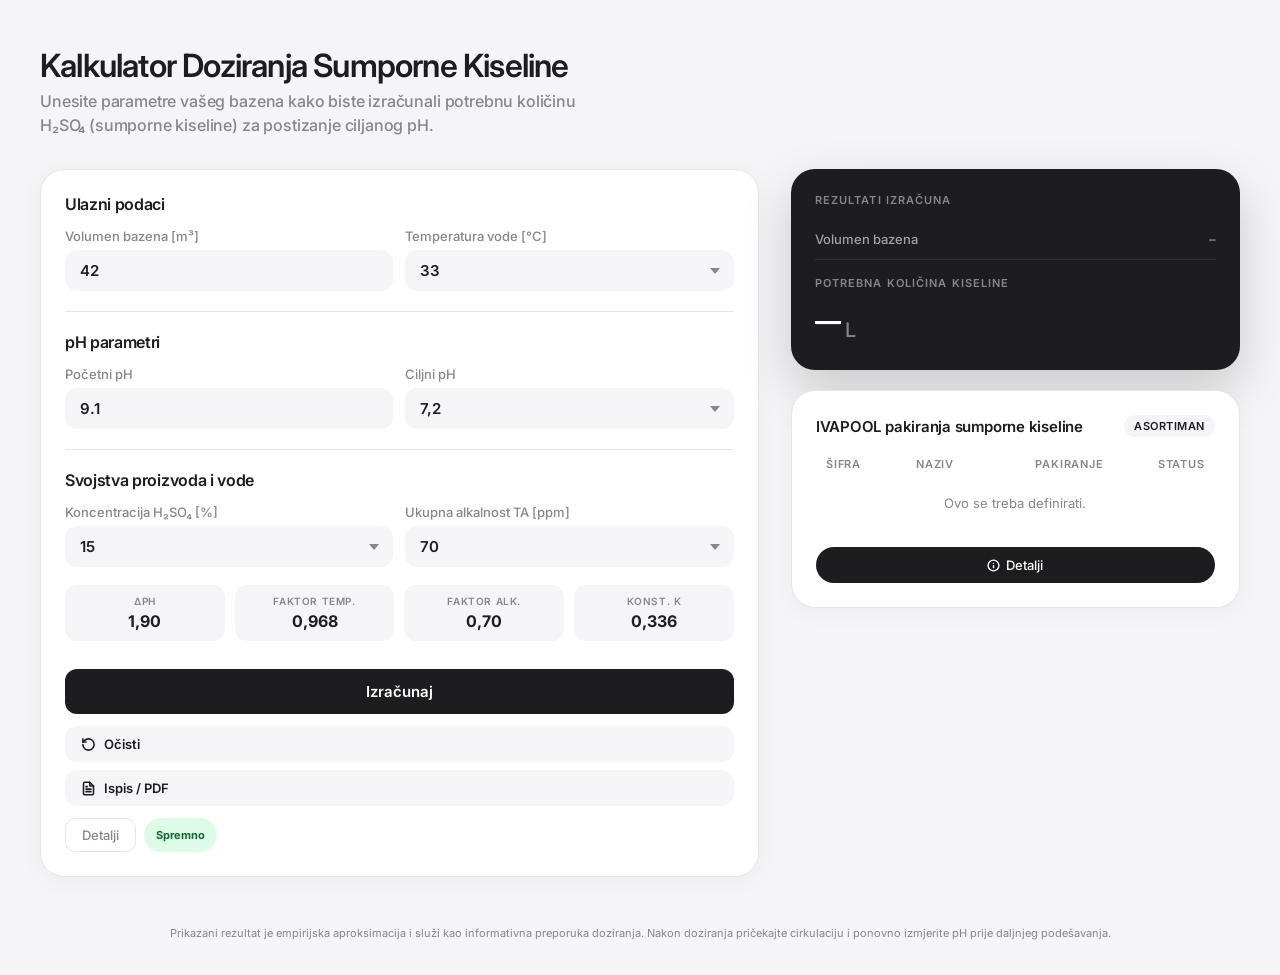
<file: index.html>
<!DOCTYPE html>
<html lang="hr">
<head>
  <meta charset="UTF-8" />
  <meta name="viewport" content="width=device-width, initial-scale=1.0" />
  <title>IVAPOOL Kalkulator Doziranja Sumporne Kiseline</title>
  <link rel="preconnect" href="https://fonts.googleapis.com" />
  <link rel="preconnect" href="https://fonts.gstatic.com" crossorigin />
  <link href="https://fonts.googleapis.com/css2?family=Inter:wght@300;400;500;600;700;800;900&display=swap" rel="stylesheet" />
  <link rel="manifest" href="/manifest.json" />
  <meta name="theme-color" content="#1D1D1F" />
  <meta name="apple-mobile-web-app-capable" content="yes" />
  <meta name="apple-mobile-web-app-status-bar-style" content="black-translucent" />
  <meta name="apple-mobile-web-app-title" content="IVAPOOL" />
  <link rel="stylesheet" href="h2so4.css" />
</head>
<body>
 
<!-- ── MAIN ── -->
<div class="page-header-wrap">
  <div class="page-header">
    <h1>Kalkulator Doziranja Sumporne Kiseline</h1>
    <p>Unesite parametre vašeg bazena kako biste izračunali potrebnu količinu H₂SO₄ (sumporne kiseline) za postizanje ciljanog pH.</p>
  </div>
</div>
<main>
  <!-- ── LEFT COLUMN ── -->
  <div class="left-col">
    <div class="card">
      <div style="display:flex;flex-direction:column;gap:20px;">
 
        <!-- Ulazni podaci -->
        <section class="section">
          <h2>Ulazni podaci</h2>
          <div class="field-grid cols-2">
            <div class="field">
              <label for="volumenBazena">Volumen bazena [m³]</label>
              <input id="volumenBazena" type="number" step="0.1" value="42" />
            </div>
            <div class="field">
              <label for="temperaturaVode">Temperatura vode [°C]</label>
              <div class="select-wrap">
                <select id="temperaturaVode"></select>
              </div>
            </div>
          </div>
        </section>
 
        <hr class="section-divider" />
 
        <!-- pH parametri -->
        <section class="section">
          <h2>pH parametri</h2>
          <div class="field-grid cols-2">
            <div class="field">
              <label for="pocetniPh">Početni pH</label>
              <input id="pocetniPh" type="number" step="0.1" value="9.1" />
            </div>
            <div class="field">
              <label for="ciljniPh">Ciljni pH</label>
              <div class="select-wrap">
                <select id="ciljniPh"></select>
              </div>
            </div>
          </div>
        </section>
 
        <hr class="section-divider" />
 
        <!-- Svojstva proizvoda i vode -->
        <section class="section">
          <h2>Svojstva proizvoda i vode</h2>
          <div class="field-grid cols-2">
            <div class="field">
              <label for="koncentracija">Koncentracija H₂SO₄ [%]</label>
              <div class="select-wrap">
                <select id="koncentracija"></select>
              </div>
            </div>
            <div class="field">
              <label for="alkalnostTA">Ukupna alkalnost TA [ppm]</label>
              <div class="select-wrap">
                <select id="alkalnostTA"></select>
              </div>
            </div>
          </div>
 
          <div class="factor-grid">
            <div class="factor-chip">
              <div class="fc-label">ΔpH</div>
              <div class="fc-value" id="chipDeltaPh">1,90</div>
            </div>
            <div class="factor-chip">
              <div class="fc-label">Faktor temp.</div>
              <div class="fc-value" id="chipFt">0,97</div>
            </div>
            <div class="factor-chip">
              <div class="fc-label">Faktor alk.</div>
              <div class="fc-value" id="chipFta">0,70</div>
            </div>
            <div class="factor-chip">
              <div class="fc-label">Konst. K</div>
              <div class="fc-value" id="chipK">0,336</div>
            </div>
          </div>
 
        </section>
 
        <!-- Actions -->
        <div class="actions">
          <button class="btn-calc" onclick="izracunaj()">Izračunaj</button>
          <div class="secondary-actions">
            <button class="btn-secondary-action" onclick="ocistiSve()">
              <svg xmlns="http://www.w3.org/2000/svg" width="15" height="15" viewBox="0 0 24 24" fill="none" stroke="currentColor" stroke-width="2.5" stroke-linecap="round" stroke-linejoin="round"><path d="M3 12a9 9 0 1 0 9-9a9.75 9.75 0 0 0-6.74 2.74L3 8"/><path d="M3 3v5h5"/></svg>
              Očisti
            </button>
            <button class="btn-secondary-action" onclick="window.print()">
              <svg xmlns="http://www.w3.org/2000/svg" width="15" height="15" viewBox="0 0 24 24" fill="none" stroke="currentColor" stroke-width="2.5" stroke-linecap="round" stroke-linejoin="round"><path d="M6 22a2 2 0 0 1-2-2V4a2 2 0 0 1 2-2h8l6 6v12a2 2 0 0 1-2 2z"/><path d="M14 2v6h6M10 9H8m8 4H8m8 4H8"/></svg>
              Ispis / PDF
            </button>
          </div>
          <div style="display:flex;gap:8px;flex-wrap:wrap;">
            <button class="btn-toggle" onclick="toggleDetalji()">Detalji</button>
            <span class="badge" id="statusBadge">Spremno</span>
          </div>
        </div>
 
      </div>
    </div>
 
    <!-- Hidden: Napomena / Formula -->
    <div class="hidden" id="detailsNapomena">
      <div class="card">
        <div class="section">
          <h2>Napomena o proračunu</h2>
          <div class="info-box" style="align-items:flex-start;flex-direction:column;gap:12px;">
            <strong>Formula doziranja sumporne kiseline</strong>
            <span>V<sub>kiselina</sub> [L] = K × V<sub>b</sub> × ΔpH × f<sub>t</sub> × f<sub>TA</sub></span>
          </div>
          <div class="formula-box" id="formulaBox">Formula će biti prikazana nakon izračuna.</div>
        </div>
      </div>
    </div>
 
  </div>
 
  <!-- ── RIGHT COLUMN ── -->
  <div class="right-col">
 
    <!-- Results dark card -->
    <div class="dark-card">
      <div class="results-label">Rezultati izračuna</div>
 
      <div class="result-row">
        <span class="rk">Volumen bazena</span>
        <span class="rv" id="mVolumen">–</span>
      </div>
      <div class="big-power">
        <div class="power-label">Potrebna količina kiseline</div>
        <div class="power-value">
          <span class="power-number" id="mLitri">–</span>
          <span class="power-unit">L</span>
        </div>
      </div>
    </div>
 
    <!-- Catalog card -->
    <div class="card catalog-card">
      <div class="catalog-header">
        <h3>IVAPOOL pakiranja sumporne kiseline</h3>
        <span class="catalog-badge">Asortiman</span>
      </div>
      <div class="catalog-cols">
        <span>Šifra</span>
        <span>Naziv</span>
        <span style="text-align:right">Pakiranje</span>
        <span style="text-align:right">Status</span>
      </div>
      <div id="catalogBody"></div>
      <div class="catalog-actions">
        <button class="btn-catalog-action" onclick="toggleDetalji()">
          <svg xmlns="http://www.w3.org/2000/svg" width="13" height="13" viewBox="0 0 24 24" fill="none" stroke="currentColor" stroke-width="2.5" stroke-linecap="round" stroke-linejoin="round"><circle cx="12" cy="12" r="10"/><path d="M12 16v-4m0-4h.01"/></svg>
          Detalji
        </button>
      </div>
    </div>
 
    <!-- Hidden: Detaljna tablica -->
    <div class="hidden" id="detailsTablica">
      <div class="card">
        <h2 style="font-size:15px;font-weight:600;margin-bottom:16px;">Detaljna tablica izračuna</h2>
        <div class="table-wrap">
          <table id="rezultatTablica">
            <thead><tr><th>Stavka</th><th>Vrijednost</th></tr></thead>
            <tbody></tbody>
          </table>
        </div>
      </div>
    </div>
 
  </div>
</main>
 
<script src="h2so4.js"></script>
<footer class="disclaimer">
  Prikazani rezultat je empirijska aproksimacija i služi kao informativna preporuka doziranja. Nakon doziranja pričekajte cirkulaciju i ponovno izmjerite pH prije daljnjeg podešavanja.
</footer>
</body>
</html>
</file>
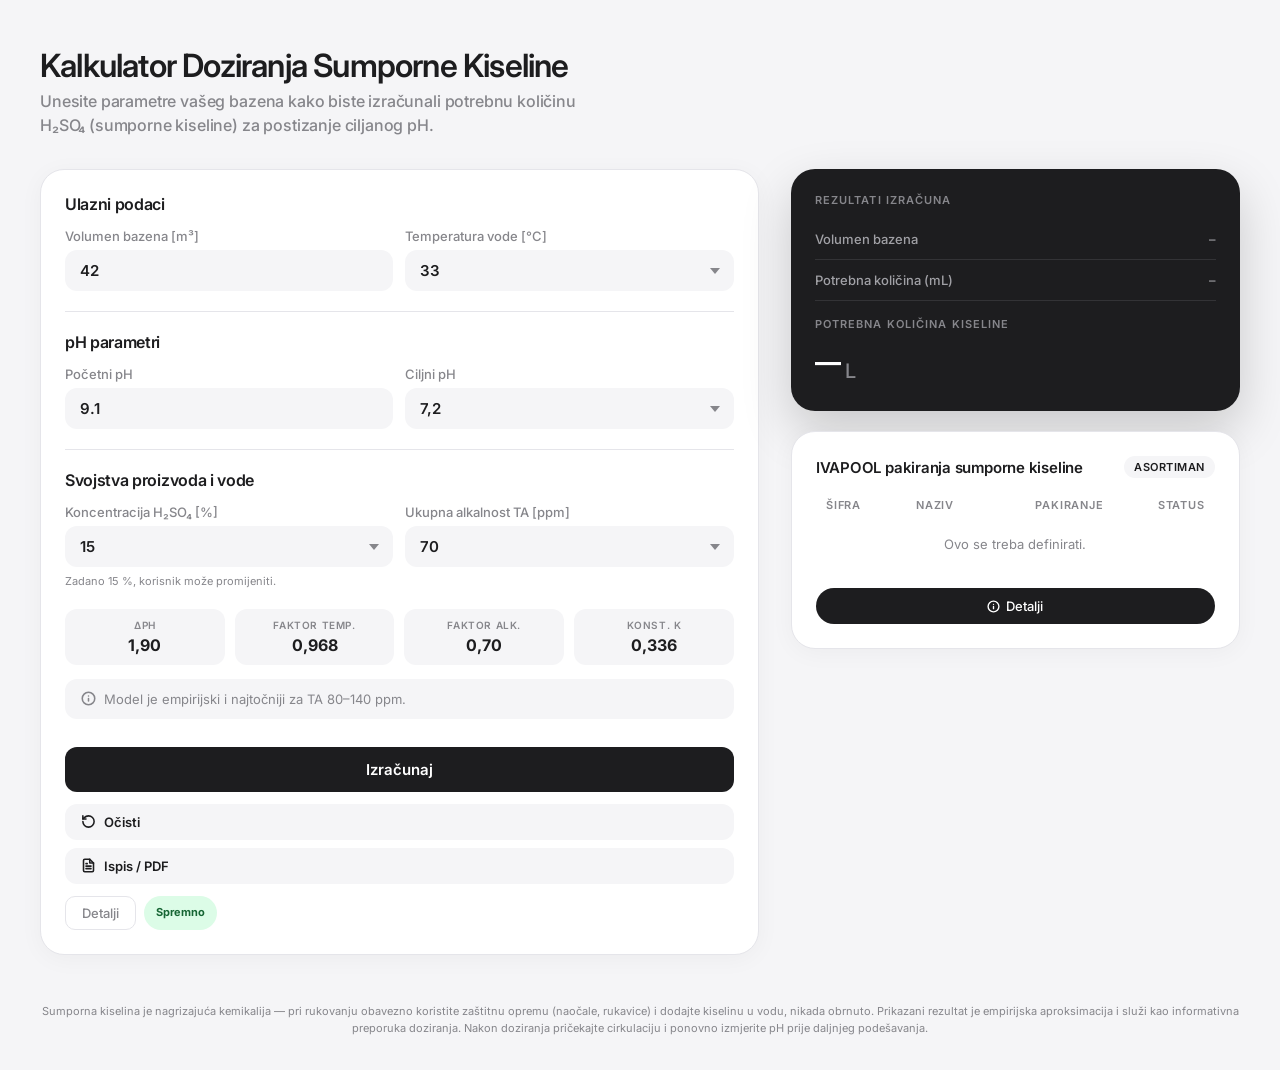
<file: h2so4.html>
<!DOCTYPE html>
<html lang="hr">
<head>
  <meta charset="UTF-8" />
  <meta name="viewport" content="width=device-width, initial-scale=1.0" />
  <title>IVAPOOL Kalkulator Doziranja Sumporne Kiseline</title>
  <link rel="preconnect" href="https://fonts.googleapis.com" />
  <link rel="preconnect" href="https://fonts.gstatic.com" crossorigin />
  <link href="https://fonts.googleapis.com/css2?family=Inter:wght@300;400;500;600;700;800;900&display=swap" rel="stylesheet" />
  <link rel="manifest" href="/manifest.json" />
  <meta name="theme-color" content="#1D1D1F" />
  <meta name="apple-mobile-web-app-capable" content="yes" />
  <meta name="apple-mobile-web-app-status-bar-style" content="black-translucent" />
  <meta name="apple-mobile-web-app-title" content="IVAPOOL" />
  <link rel="stylesheet" href="h2so4.css" />
</head>
<body>

<!-- ── MAIN ── -->
<div class="page-header-wrap">
  <div class="page-header">
    <h1>Kalkulator Doziranja Sumporne Kiseline</h1>
    <p>Unesite parametre vašeg bazena kako biste izračunali potrebnu količinu H₂SO₄ (sumporne kiseline) za postizanje ciljanog pH.</p>
  </div>
</div>
<main>
  <!-- ── LEFT COLUMN ── -->
  <div class="left-col">
    <div class="card">
      <div style="display:flex;flex-direction:column;gap:20px;">

        <!-- Ulazni podaci -->
        <section class="section">
          <h2>Ulazni podaci</h2>
          <div class="field-grid cols-2">
            <div class="field">
              <label for="volumenBazena">Volumen bazena [m³]</label>
              <input id="volumenBazena" type="number" step="0.1" value="42" />
            </div>
            <div class="field">
              <label for="temperaturaVode">Temperatura vode [°C]</label>
              <div class="select-wrap">
                <select id="temperaturaVode"></select>
              </div>
            </div>
          </div>
        </section>

        <hr class="section-divider" />

        <!-- pH parametri -->
        <section class="section">
          <h2>pH parametri</h2>
          <div class="field-grid cols-2">
            <div class="field">
              <label for="pocetniPh">Početni pH</label>
              <input id="pocetniPh" type="number" step="0.1" value="9.1" />
            </div>
            <div class="field">
              <label for="ciljniPh">Ciljni pH</label>
              <div class="select-wrap">
                <select id="ciljniPh"></select>
              </div>
            </div>
          </div>
        </section>

        <hr class="section-divider" />

        <!-- Svojstva proizvoda i vode -->
        <section class="section">
          <h2>Svojstva proizvoda i vode</h2>
          <div class="field-grid cols-2">
            <div class="field">
              <label for="koncentracija">Koncentracija H₂SO₄ [%]</label>
              <div class="select-wrap">
                <select id="koncentracija"></select>
              </div>
              <span class="hint">Zadano 15 %, korisnik može promijeniti.</span>
            </div>
            <div class="field">
              <label for="alkalnostTA">Ukupna alkalnost TA [ppm]</label>
              <div class="select-wrap">
                <select id="alkalnostTA"></select>
              </div>
            </div>
          </div>

          <div class="factor-grid">
            <div class="factor-chip">
              <div class="fc-label">ΔpH</div>
              <div class="fc-value" id="chipDeltaPh">1,90</div>
            </div>
            <div class="factor-chip">
              <div class="fc-label">Faktor temp.</div>
              <div class="fc-value" id="chipFt">0,97</div>
            </div>
            <div class="factor-chip">
              <div class="fc-label">Faktor alk.</div>
              <div class="fc-value" id="chipFta">0,70</div>
            </div>
            <div class="factor-chip">
              <div class="fc-label">Konst. K</div>
              <div class="fc-value" id="chipK">0,336</div>
            </div>
          </div>

          <div class="info-box">
            <svg xmlns="http://www.w3.org/2000/svg" width="15" height="15" viewBox="0 0 24 24" fill="none" stroke="currentColor" stroke-width="2.5" stroke-linecap="round" stroke-linejoin="round">
              <circle cx="12" cy="12" r="10"/><path d="M12 16v-4m0-4h.01"/>
            </svg>
            <span>Model je empirijski i najtočniji za TA 80–140 ppm.</span>
          </div>
        </section>

        <!-- Actions -->
        <div class="actions">
          <button class="btn-calc" onclick="izracunaj()">Izračunaj</button>
          <div class="secondary-actions">
            <button class="btn-secondary-action" onclick="ocistiSve()">
              <svg xmlns="http://www.w3.org/2000/svg" width="15" height="15" viewBox="0 0 24 24" fill="none" stroke="currentColor" stroke-width="2.5" stroke-linecap="round" stroke-linejoin="round"><path d="M3 12a9 9 0 1 0 9-9a9.75 9.75 0 0 0-6.74 2.74L3 8"/><path d="M3 3v5h5"/></svg>
              Očisti
            </button>
            <button class="btn-secondary-action" onclick="window.print()">
              <svg xmlns="http://www.w3.org/2000/svg" width="15" height="15" viewBox="0 0 24 24" fill="none" stroke="currentColor" stroke-width="2.5" stroke-linecap="round" stroke-linejoin="round"><path d="M6 22a2 2 0 0 1-2-2V4a2 2 0 0 1 2-2h8l6 6v12a2 2 0 0 1-2 2z"/><path d="M14 2v6h6M10 9H8m8 4H8m8 4H8"/></svg>
              Ispis / PDF
            </button>
          </div>
          <div style="display:flex;gap:8px;flex-wrap:wrap;">
            <button class="btn-toggle" onclick="toggleDetalji()">Detalji</button>
            <span class="badge" id="statusBadge">Spremno</span>
          </div>
        </div>

      </div>
    </div>

    <!-- Hidden: Napomena / Formula -->
    <div class="hidden" id="detailsNapomena">
      <div class="card">
        <div class="section">
          <h2>Napomena o proračunu</h2>
          <div class="info-box" style="align-items:flex-start;flex-direction:column;gap:12px;">
            <strong>Formula doziranja sumporne kiseline</strong>
            <span>V<sub>kiselina</sub> [L] = K × V<sub>b</sub> × ΔpH × f<sub>t</sub> × f<sub>TA</sub></span>
          </div>
          <div class="formula-box" id="formulaBox">Formula će biti prikazana nakon izračuna.</div>
        </div>
      </div>
    </div>

  </div>

  <!-- ── RIGHT COLUMN ── -->
  <div class="right-col">

    <!-- Results dark card -->
    <div class="dark-card">
      <div class="results-label">Rezultati izračuna</div>

      <div class="result-row">
        <span class="rk">Volumen bazena</span>
        <span class="rv" id="mVolumen">–</span>
      </div>
      <div class="result-row">
        <span class="rk">Potrebna količina (mL)</span>
        <span class="rv" id="mMililitri">–</span>
      </div>

      <div class="big-power">
        <div class="power-label">Potrebna količina kiseline</div>
        <div class="power-value">
          <span class="power-number" id="mLitri">–</span>
          <span class="power-unit">L</span>
        </div>
      </div>
    </div>

    <!-- Catalog card -->
    <div class="card catalog-card">
      <div class="catalog-header">
        <h3>IVAPOOL pakiranja sumporne kiseline</h3>
        <span class="catalog-badge">Asortiman</span>
      </div>
      <div class="catalog-cols">
        <span>Šifra</span>
        <span>Naziv</span>
        <span style="text-align:right">Pakiranje</span>
        <span style="text-align:right">Status</span>
      </div>
      <div id="catalogBody"></div>
      <div class="catalog-actions">
        <button class="btn-catalog-action" onclick="toggleDetalji()">
          <svg xmlns="http://www.w3.org/2000/svg" width="13" height="13" viewBox="0 0 24 24" fill="none" stroke="currentColor" stroke-width="2.5" stroke-linecap="round" stroke-linejoin="round"><circle cx="12" cy="12" r="10"/><path d="M12 16v-4m0-4h.01"/></svg>
          Detalji
        </button>
      </div>
    </div>

    <!-- Hidden: Detaljna tablica -->
    <div class="hidden" id="detailsTablica">
      <div class="card">
        <h2 style="font-size:15px;font-weight:600;margin-bottom:16px;">Detaljna tablica izračuna</h2>
        <div class="table-wrap">
          <table id="rezultatTablica">
            <thead><tr><th>Stavka</th><th>Vrijednost</th></tr></thead>
            <tbody></tbody>
          </table>
        </div>
      </div>
    </div>

  </div>
</main>

<script src="h2so4.js"></script>
<footer class="disclaimer">
  Sumporna kiselina je nagrizajuća kemikalija — pri rukovanju obavezno koristite zaštitnu opremu (naočale, rukavice) i dodajte kiselinu u vodu, nikada obrnuto. Prikazani rezultat je empirijska aproksimacija i služi kao informativna preporuka doziranja. Nakon doziranja pričekajte cirkulaciju i ponovno izmjerite pH prije daljnjeg podešavanja.
</footer>
</body>
</html>
</file>
<file: h2so4.css>
:root {
      --bg: #F5F5F7;
      --card: #ffffff;
      --border: #E5E5EA;
      --text: #1D1D1F;
      --muted: #86868B;
      --muted-light: #A1A1A6;
      --brand: #1D1D1F;
      --brand-fg: #ffffff;
      --dark-card: #1D1D1F;
      --dark-border: #333336;
      --dark-muted: #A1A1A6;
      --radius-card: 24px;
      --radius-field: 12px;
      --radius-btn: 16px;
      --radius-pill: 999px;
      --shadow-card: 0 4px 24px rgba(0,0,0,0.04);
      --shadow-dark: 0 20px 50px rgba(0,0,0,0.18);
      --ok: #34c759;
      --warn: #ff9f0a;
      --bad: #ff3b30;
    }
    *, *::before, *::after { box-sizing: border-box; margin: 0; padding: 0; }
    html { font-size: 16px; }
    body {
      font-family: 'Inter', -apple-system, BlinkMacSystemFont, sans-serif;
      background: var(--bg);
      color: var(--text);
      min-height: 100vh;
      -webkit-font-smoothing: antialiased;
    }

    /* ── LAYOUT ── */
    main {
      max-width: 1400px;
      margin: 0 auto;
      padding: 32px 40px;
      display: grid;
      grid-template-columns: 1.6fr 1fr;
      gap: 32px;
      align-items: start;
    }
    .left-col { display: flex; flex-direction: column; gap: 28px; }
    .right-col { position: static; display: flex; flex-direction: column; gap: 20px; align-self: start; }

    /* ── PAGE TITLE ── */
    .page-header-wrap {
      max-width: 1400px;
      margin: 0 auto;
      padding: 48px 40px 0 40px;
    }
    .page-header { display: flex; flex-direction: column; gap: 6px; margin-bottom: 0; }
    .page-header h1 { font-size: 32px; font-weight: 600; letter-spacing: -0.025em; line-height: 1.1; }
    .page-header p { font-size: 16px; color: var(--muted); max-width: 560px; line-height: 1.5; font-weight: 500; letter-spacing: -0.01em; }

    /* ── CARD ── */
    .card {
      background: var(--card);
      border-radius: var(--radius-card);
      padding: 24px;
      border: 1px solid var(--border);
      box-shadow: var(--shadow-card);
    }

    /* ── SECTION ── */
    .section { display: flex; flex-direction: column; gap: 14px; }
    .section-divider { border: none; border-top: 1px solid var(--border); margin: 0; }
    .section h2 { font-size: 16px; font-weight: 600; letter-spacing: -0.02em; }

    /* ── FIELD ── */
    .field { display: flex; flex-direction: column; gap: 6px; }
    .field label { font-size: 13px; font-weight: 500; color: var(--muted); }
    .field input, .field select {
      width: 100%;
      padding: 10px 14px;
      background: var(--bg);
      border: 1px solid transparent;
      border-radius: var(--radius-field);
      font-family: inherit;
      font-size: 15px;
      font-weight: 600;
      color: var(--text);
      outline: none;
      transition: border-color .15s, box-shadow .15s;
      appearance: none;
      -webkit-appearance: none;
    }
    .field input[readonly], .field input:disabled {
      color: var(--muted);
      font-weight: 500;
    }
    .field input:focus, .field select:focus {
      border-color: #007aff;
      box-shadow: 0 0 0 3px rgba(0,122,255,0.12);
      background: #fff;
    }
    .select-wrap { position: relative; }
    .select-wrap select { padding-right: 40px; cursor: pointer; }
    .select-wrap::after {
      content: '';
      position: absolute; right: 14px; top: 50%; transform: translateY(-50%);
      width: 0; height: 0;
      border-left: 5px solid transparent;
      border-right: 5px solid transparent;
      border-top: 6px solid var(--muted);
      pointer-events: none;
    }
    .field .hint { font-size: 11px; color: var(--muted); line-height: 1.6; }
    .field-grid { display: grid; gap: 12px; }
    .field-grid.cols-2 { grid-template-columns: 1fr 1fr; }
    .field-grid.cols-3 { grid-template-columns: 1fr 1fr 1fr; }
    .field.full { grid-column: 1 / -1; }
    .hidden { display: none !important; }

    /* ── VOLUME ROW ── */
    .volume-row {
      display: flex; justify-content: space-between; align-items: center;
      padding: 10px 0;
      border-top: 1px solid var(--border);
    }
    .volume-row .label { font-size: 13px; font-weight: 500; color: var(--muted); }
    .volume-row .value { font-size: 16px; font-weight: 600; }

    /* ── INFO BOX ── */
    .info-box {
      display: flex; align-items: center; gap: 8px;
      background: var(--bg); border-radius: var(--radius-field);
      padding: 12px 16px;
      font-size: 13px; color: var(--muted);
    }
    .info-box svg { flex-shrink: 0; }

    /* ── STATUS ROW ── */
    .status-row {
      display: flex; justify-content: space-between; align-items: center; gap: 12px;
      background: var(--bg); border-radius: var(--radius-field);
      padding: 12px 16px; font-size: 13px; color: var(--muted);
      margin-top: 4px;
    }
    .badge {
      display: inline-flex; align-items: center; justify-content: center; padding: 5px 12px; border-radius: var(--radius-pill);
      background: #e9f4ff; color: #0b5cab; font-size: 11px; font-weight: 700;
      white-space: nowrap; line-height: 1;
    }
    .badge.ok { background: #dcfce7; color: #166534; }
    .badge.error { background: #fee2e2; color: #991b1b; }
    .badge.warn { background: #fef3c7; color: #92400e; }

    /* ── ACTIONS ── */
    .actions { display: flex; flex-direction: column; gap: 12px; margin-top: 8px; }
    .btn-calc {
      width: 100%; background: var(--brand); color: #fff;
      border: none; border-radius: var(--radius-field);
      font-family: inherit; font-size: 15px; font-weight: 600;
      padding: 13px; cursor: pointer;
      transition: opacity .15s, transform .1s;
    }
    .btn-calc:hover { opacity: 0.88; }
    .btn-calc:active { transform: scale(0.99); }
    .secondary-actions { display: flex; flex-direction: column; gap: 8px; }
    .btn-secondary-action {
      background: var(--bg); color: var(--text); border: none;
      border-radius: var(--radius-field); font-family: inherit; font-size: 13px; font-weight: 600;
      padding: 10px 16px; cursor: pointer; display: flex; align-items: center; justify-content: flex-start;
      gap: 8px; transition: background .15s; width: 100%; white-space: nowrap;
    }
    .btn-secondary-action:hover { background: #e8e8ed; }

    /* ── DETAILS TOGGLE ── */
    .btn-toggle {
      background: none; border: 1px solid var(--border); border-radius: 10px;
      font-family: inherit; font-size: 13px; font-weight: 500; color: var(--muted);
      padding: 8px 16px; cursor: pointer; transition: background .15s;
    }
    .btn-toggle:hover { background: var(--bg); }

    /* ── DARK RESULTS CARD ── */
    .dark-card {
      background: var(--dark-card);
      border-radius: var(--radius-card);
      padding: 24px;
      color: #fff;
      box-shadow: var(--shadow-dark);
    }
    .dark-card .results-label {
      font-size: 11px; font-weight: 600; text-transform: uppercase;
      letter-spacing: 0.1em; color: var(--muted); margin-bottom: 12px;
    }
    .dark-card .result-row {
      display: flex; justify-content: space-between; align-items: center;
      padding: 12px 0;
      border-bottom: 1px solid var(--dark-border);
    }
    .dark-card .result-row:last-of-type { border-bottom: none; }
    .dark-card .result-row .rk { font-size: 13px; font-weight: 500; color: var(--dark-muted); }
    .dark-card .result-row .rv { font-size: 13px; font-weight: 600; color: var(--muted); }
    .dark-card .result-row .rv.filled { color: #fff; }
    .dark-card .big-power { padding-top: 8px; }
    .dark-card .big-power .power-label {
      font-size: 11px; font-weight: 600; text-transform: uppercase;
      letter-spacing: 0.1em; color: var(--muted); margin-bottom: 4px; margin-top: 8px;
    }
    .dark-card .big-power .power-value {
      display: flex; align-items: flex-end; gap: 6px; font-variant-numeric: tabular-nums;
    }
    .dark-card .big-power .power-number { font-size: 52px; font-weight: 300; letter-spacing: -0.025em; line-height: 1; }
    .dark-card .big-power .power-unit { font-size: 20px; font-weight: 500; color: var(--muted); padding-bottom: 4px; }
    .dark-card .recommendation-section {
      margin-top: 24px; padding-top: 20px;
      border-top: 1px solid var(--dark-border);
      display: flex; flex-direction: column; gap: 10px;
      font-size: 13px; font-weight: 500; color: var(--dark-muted);
    }
    .dark-card .recommendation-section .rec-row { display: flex; justify-content: space-between; }
    .dark-card .recommendation-section .rec-row .rec-val { color: #fff; }

    /* ── CATALOG CARD ── */
    .catalog-card .catalog-header {
      display: flex; align-items: center; justify-content: space-between; margin-bottom: 20px;
    }
    .catalog-card .catalog-header h3 { font-size: 15px; font-weight: 600; letter-spacing: -0.015em; }
    .catalog-badge {
      background: var(--bg); color: var(--text); font-size: 11px; font-weight: 600;
      padding: 4px 10px; border-radius: var(--radius-pill); text-transform: uppercase; letter-spacing: 0.05em;
    }
    .catalog-cols {
      display: grid; grid-template-columns: 90px 1fr 60px 110px;
      font-size: 11px; font-weight: 600; text-transform: uppercase;
      letter-spacing: 0.08em; color: var(--muted);
      padding: 0 10px; margin-bottom: 4px;
    }
    .catalog-row {
      display: grid; grid-template-columns: 90px 1fr 60px 110px;
      font-size: 14px; padding: 10px 10px; border-radius: 12px; transition: background .12s;
      align-items: center;
    }
    .catalog-row:hover { background: var(--bg); }
    .catalog-row.highlighted { background: var(--brand); color: #fff; }
    .catalog-row .model-id { font-weight: 700; }
    .catalog-row .model-name { color: var(--muted); }
    .catalog-row.highlighted .model-name { color: rgba(255,255,255,0.7); }
    .catalog-row .model-power { text-align: right; font-weight: 600; }
    .catalog-row .model-status { text-align: right; }
    .pill { display: inline-flex; padding: 4px 10px; border-radius: var(--radius-pill); font-size: 11px; font-weight: 700; }
    .pill.ok { background: #dcfce7; color: #166534; }
    .catalog-actions { display: flex; gap: 8px; margin-top: 16px; }
    .btn-catalog-action {
      flex: 1; background: var(--brand); color: #fff; border: none;
      border-radius: var(--radius-pill); font-family: inherit; font-size: 13px; font-weight: 500;
      padding: 10px 16px; cursor: pointer; display: flex; align-items: center; justify-content: center; gap: 6px;
      transition: opacity .15s;
    }
    .btn-catalog-action:hover { opacity: 0.85; }

    /* ── FORMULA BOX ── */
    .formula-box {
      margin-top: 16px;
      background: var(--bg); border-radius: var(--radius-field);
      padding: 16px; font-size: 13px; color: var(--muted); line-height: 1.7;
    }

    /* ── DETAILS TABLE ── */
    .table-wrap { overflow-x: auto; margin-top: 16px; }
    table { width: 100%; border-collapse: collapse; font-size: 13px; }
    thead th { text-align: left; font-weight: 600; font-size: 11px; text-transform: uppercase; letter-spacing: 0.06em; color: var(--muted); padding: 8px 12px; border-bottom: 1px solid var(--border); }
    tbody td { padding: 10px 12px; border-bottom: 1px solid var(--border); }
    tbody tr:last-child td { border-bottom: none; }

    /* ── BLINK ANIMATION ── */
    @keyframes blinkBlue {
      0% { background-color: var(--bg); }
      50% { background-color: #cfe8ff; border-color: #007aff !important; }
      100% { background-color: var(--bg); }
    }
    .blink { animation: blinkBlue 0.6s ease-in-out 3; border-color: #007aff !important; }

    /* ── RESPONSIVE ── */
    @media (max-width: 900px) {
      main { grid-template-columns: 1fr; padding: 32px 16px; gap: 32px; }
      .right-col { position: static; }
      header { padding: 14px 20px; }
      nav { display: none; }
      .field-grid.cols-3 { grid-template-columns: 1fr 1fr; }
    }
    @media (max-width: 600px) {
      .field-grid.cols-2, .field-grid.cols-3 { grid-template-columns: 1fr; }
      .secondary-actions { grid-template-columns: 1fr; }
      .catalog-cols, .catalog-row { grid-template-columns: 60px 1fr 60px; }
      .catalog-cols span:last-child, .catalog-row .model-status { display: none; }
    }
    .disclaimer {
      max-width: 1400px;
      margin: 0 auto;
      padding: 16px 40px 32px 40px;
      font-size: 11px;
      color: var(--muted);
      line-height: 1.6;
      text-align: center;
    }
    @media print {
      header { display: none; }
      main { display: block; max-width: none; padding: 0; }
      .right-col { position: static; }
      .actions, .secondary-actions { display: none !important; }
      .card, .dark-card { box-shadow: none; }
    }
    /* ── FACTOR CHIPS (sumporna kiselina-specific) ── */
    .factor-grid {
      display: grid;
      grid-template-columns: repeat(4, 1fr);
      gap: 10px;
      margin-top: 4px;
    }
    .factor-chip {
      background: var(--bg);
      border-radius: var(--radius-field);
      padding: 10px 8px;
      text-align: center;
    }
    .factor-chip .fc-label {
      font-size: 10px;
      font-weight: 600;
      text-transform: uppercase;
      letter-spacing: 0.06em;
      color: var(--muted);
      margin-bottom: 4px;
    }
    .factor-chip .fc-value {
      font-size: 16px;
      font-weight: 700;
      color: var(--text);
    }
    @media (max-width: 600px) {
      .factor-grid { grid-template-columns: 1fr 1fr; }
    }
</file>
